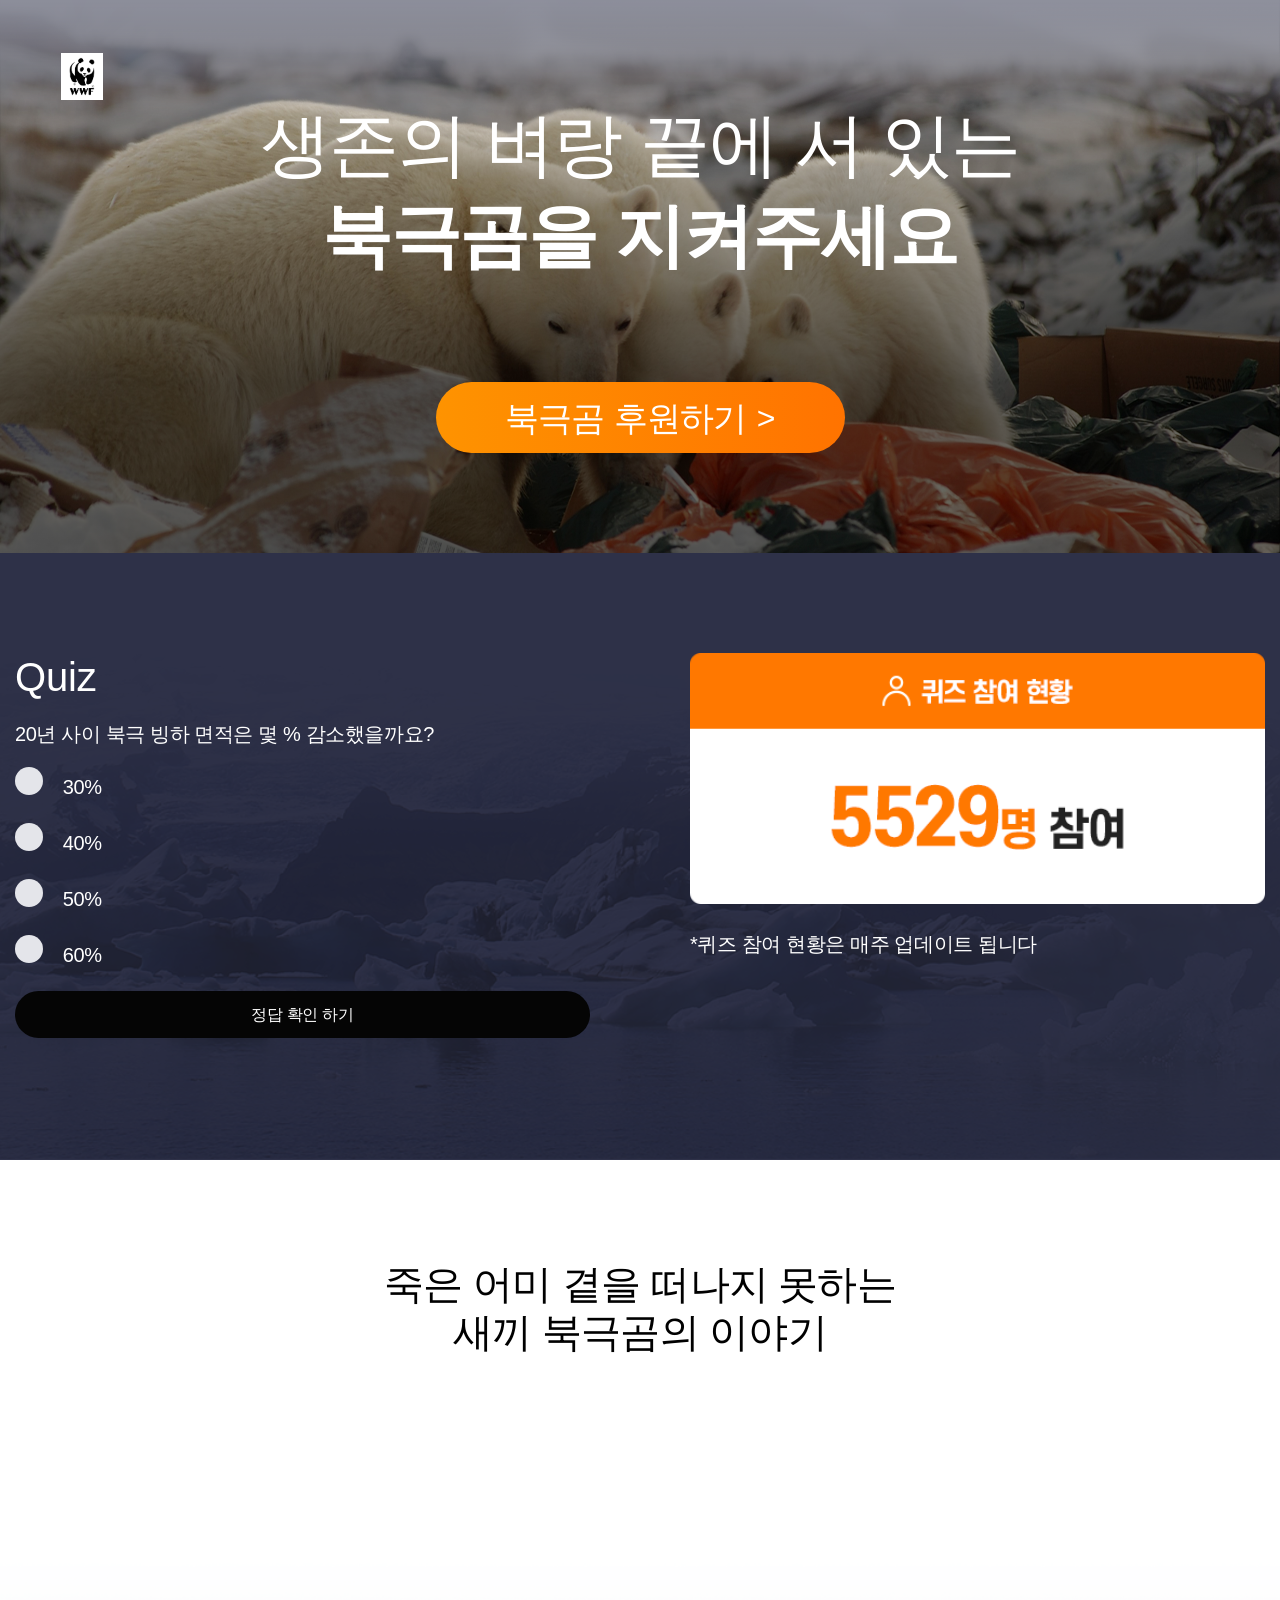
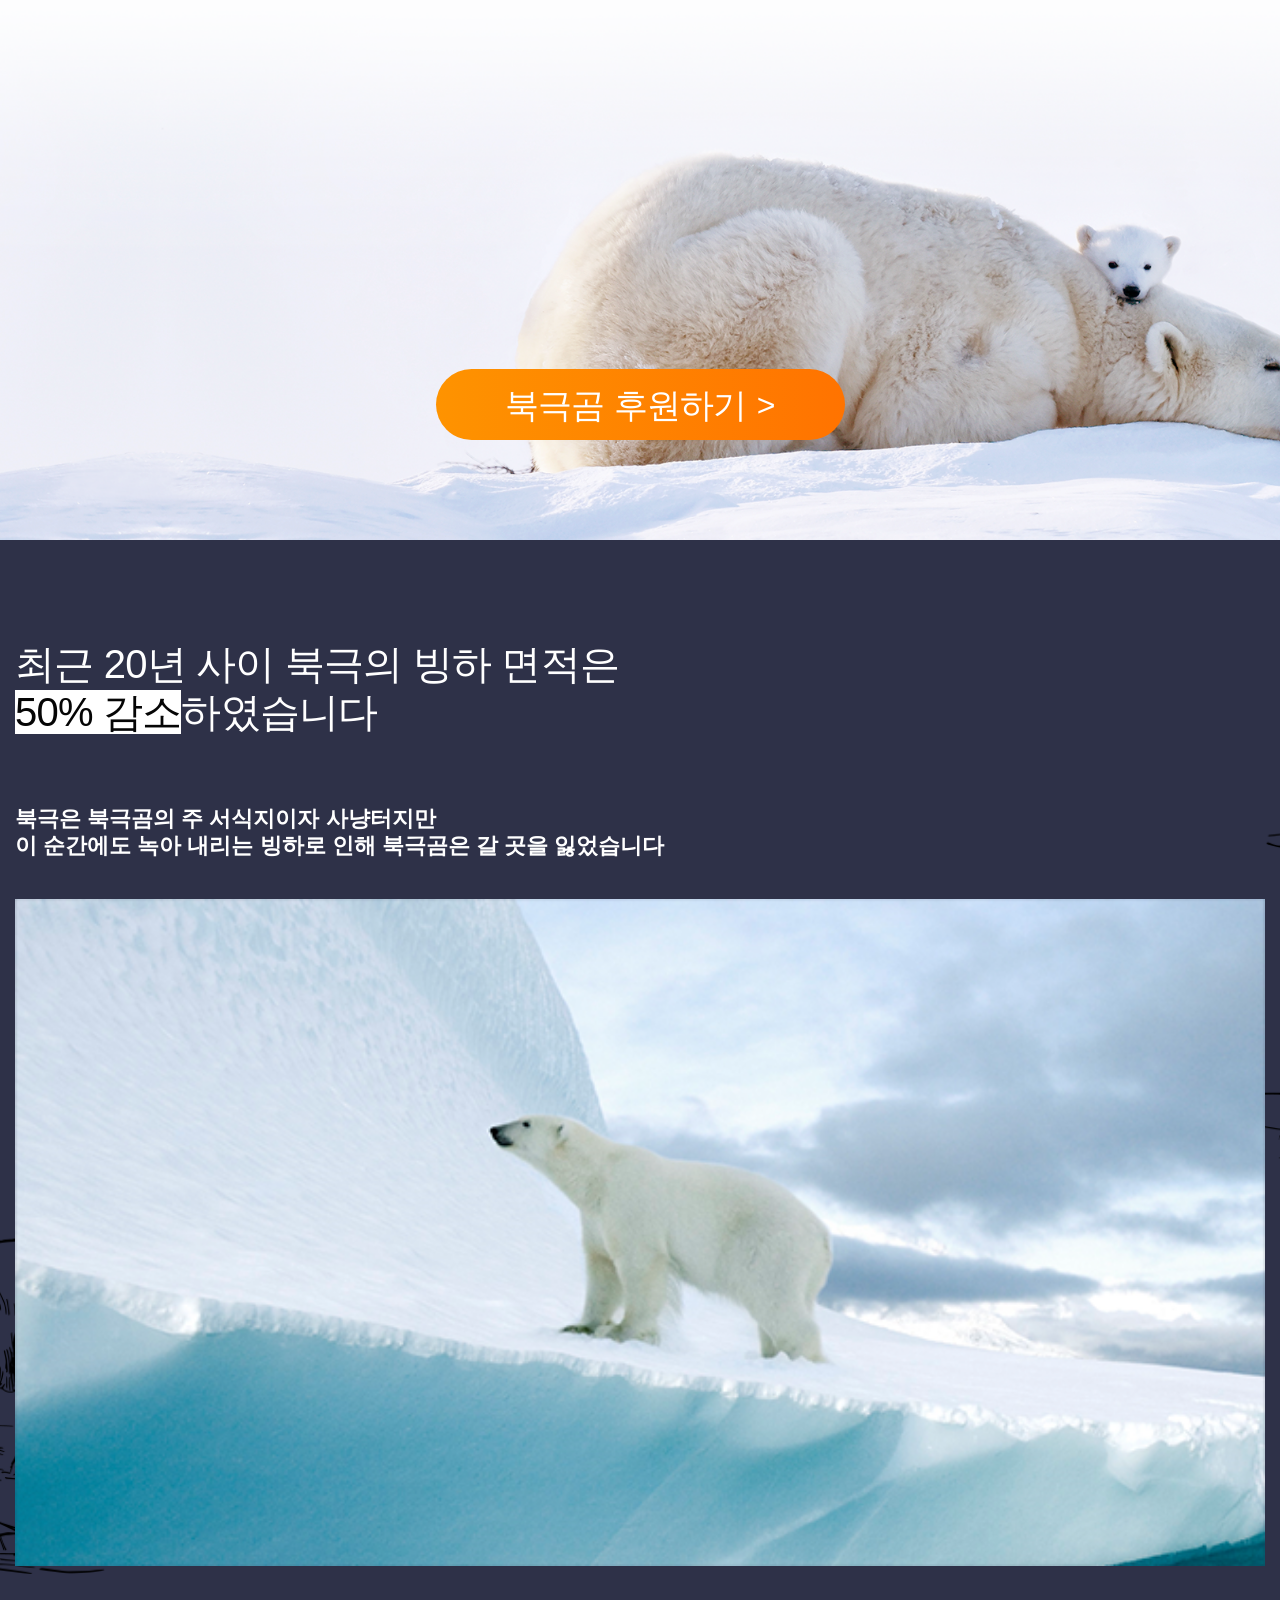
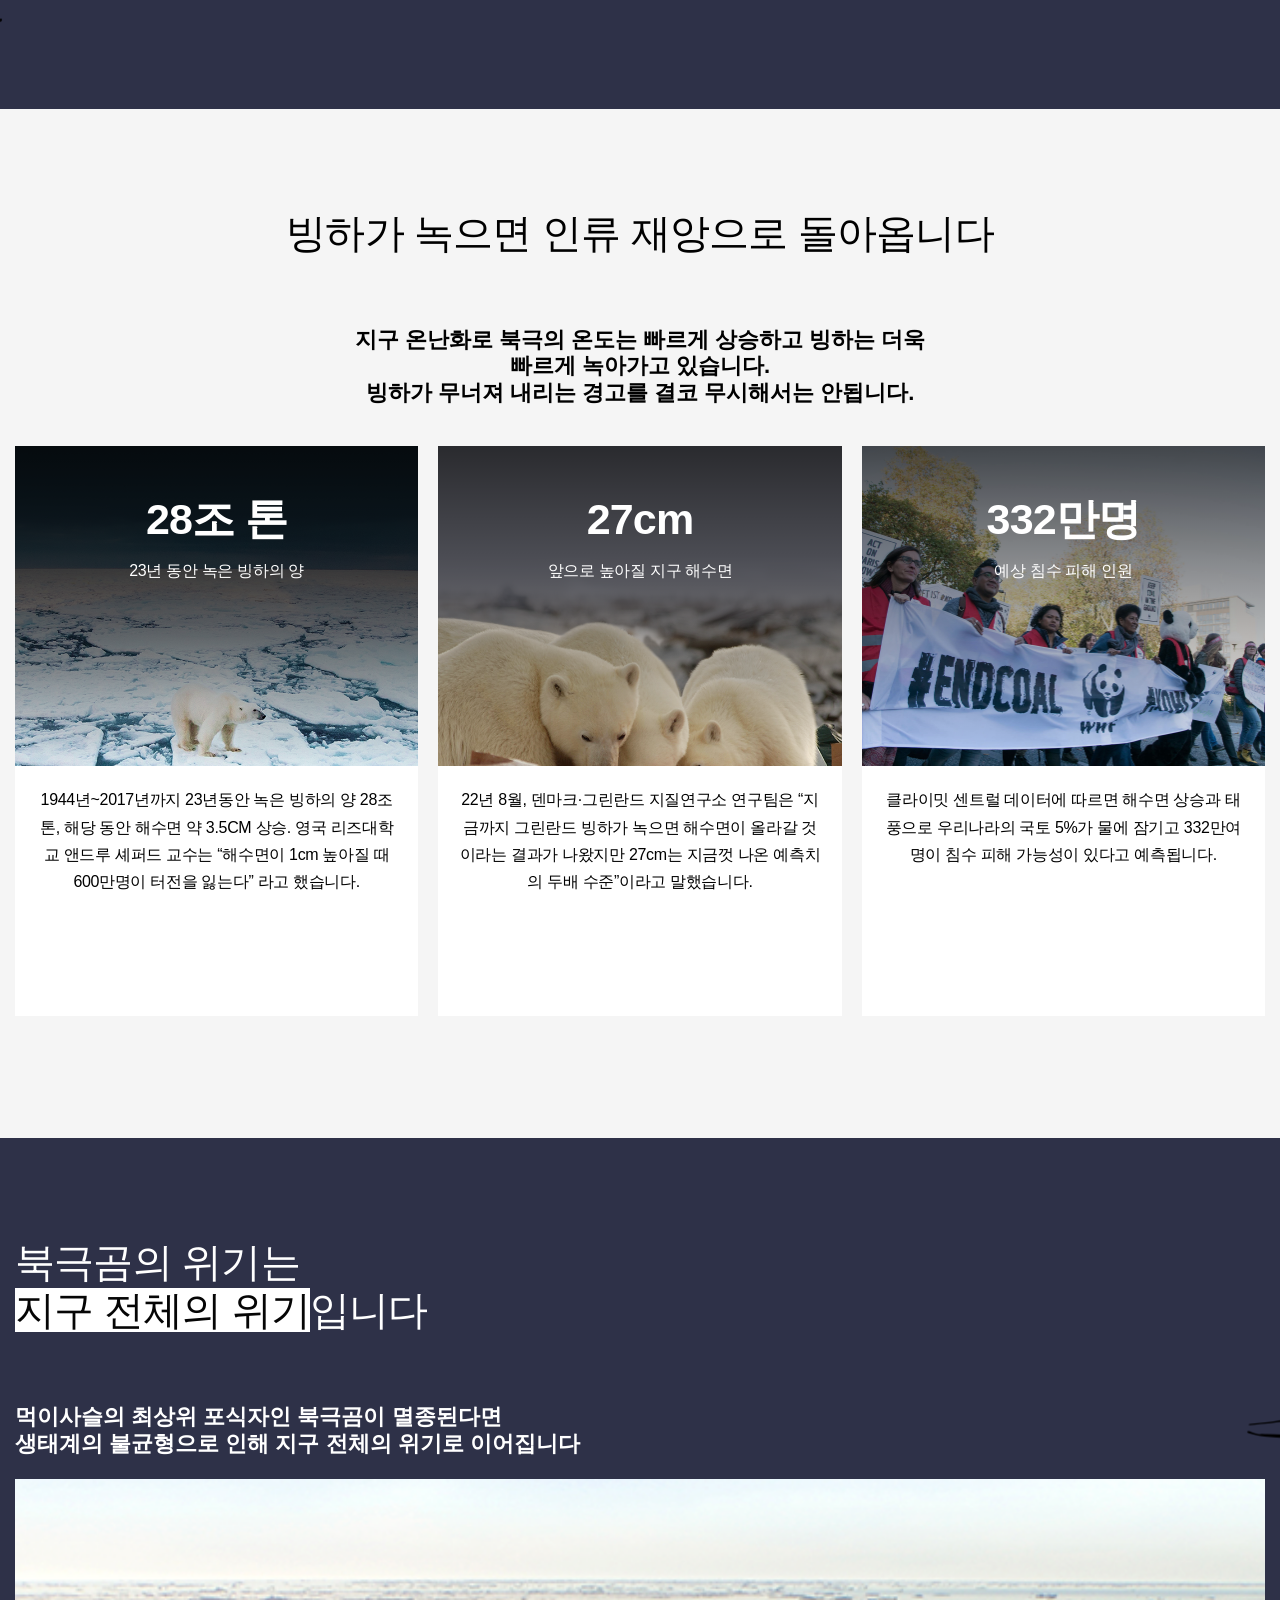
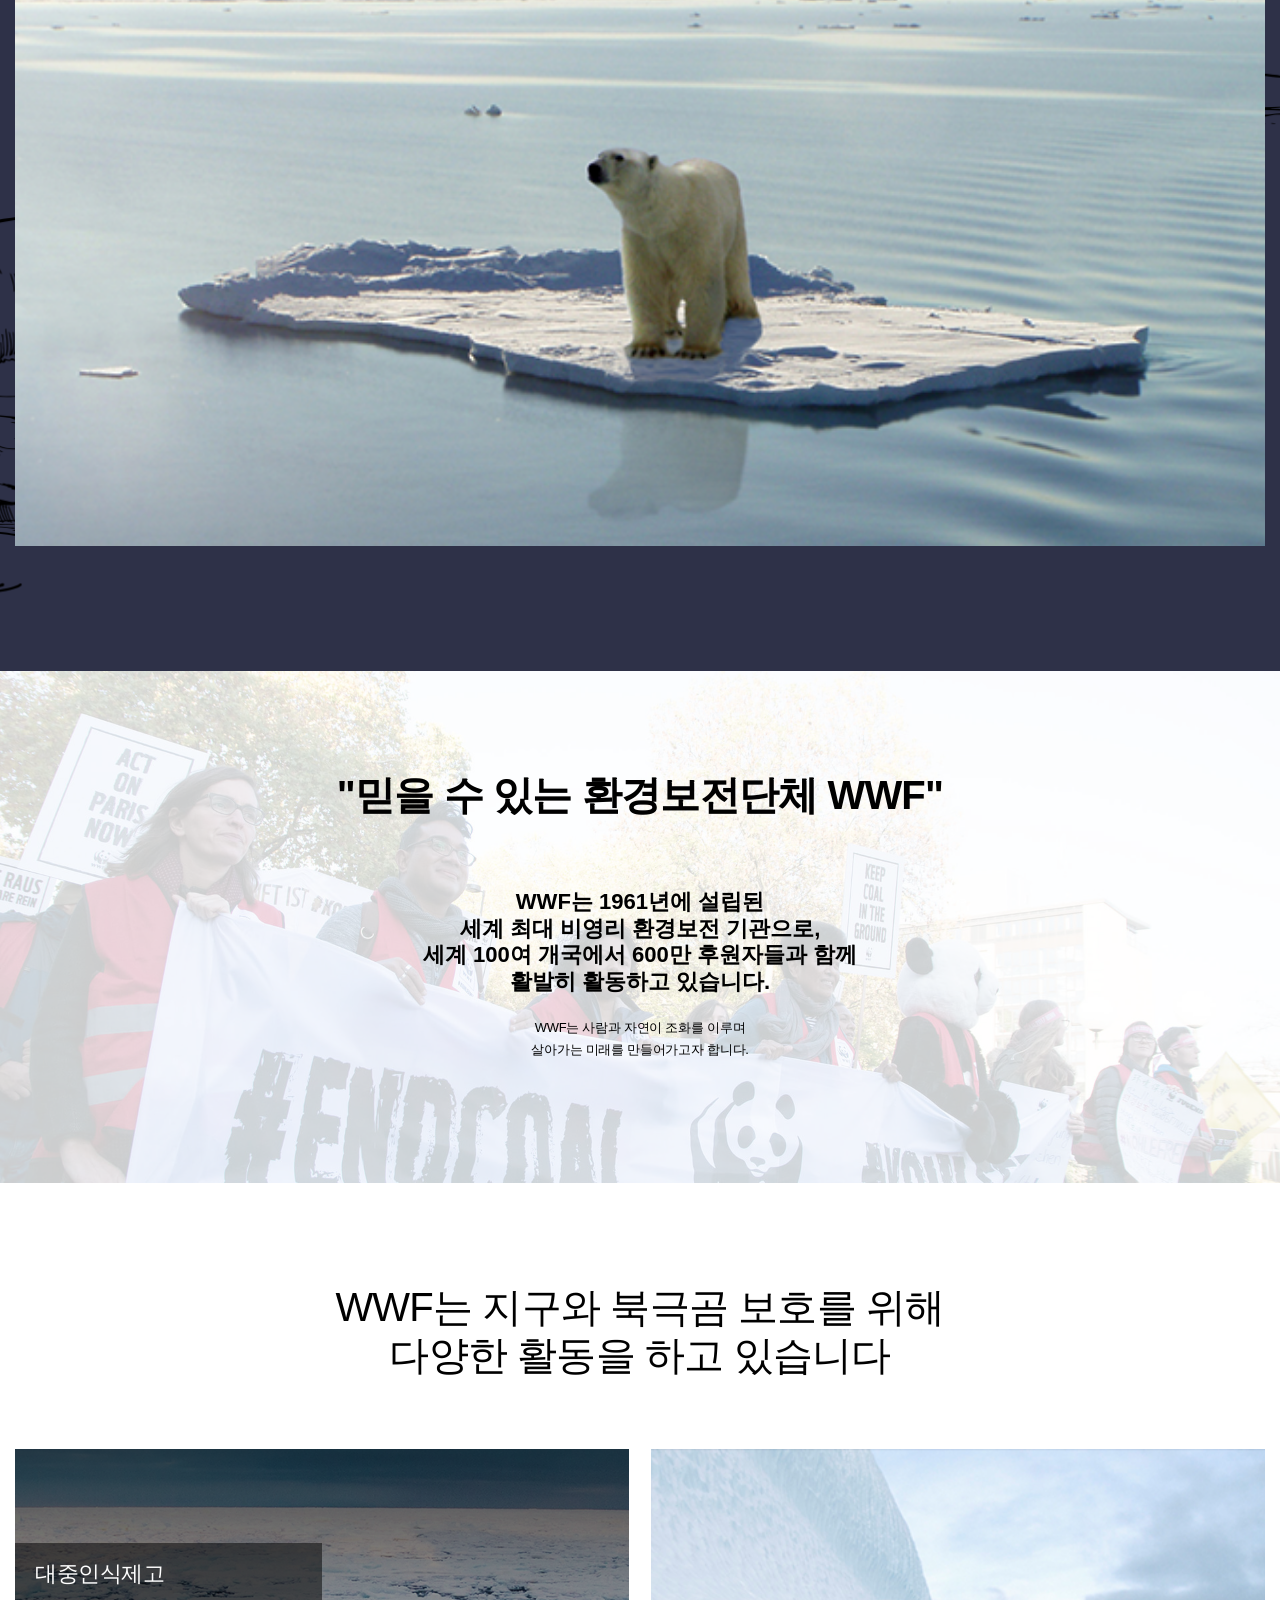
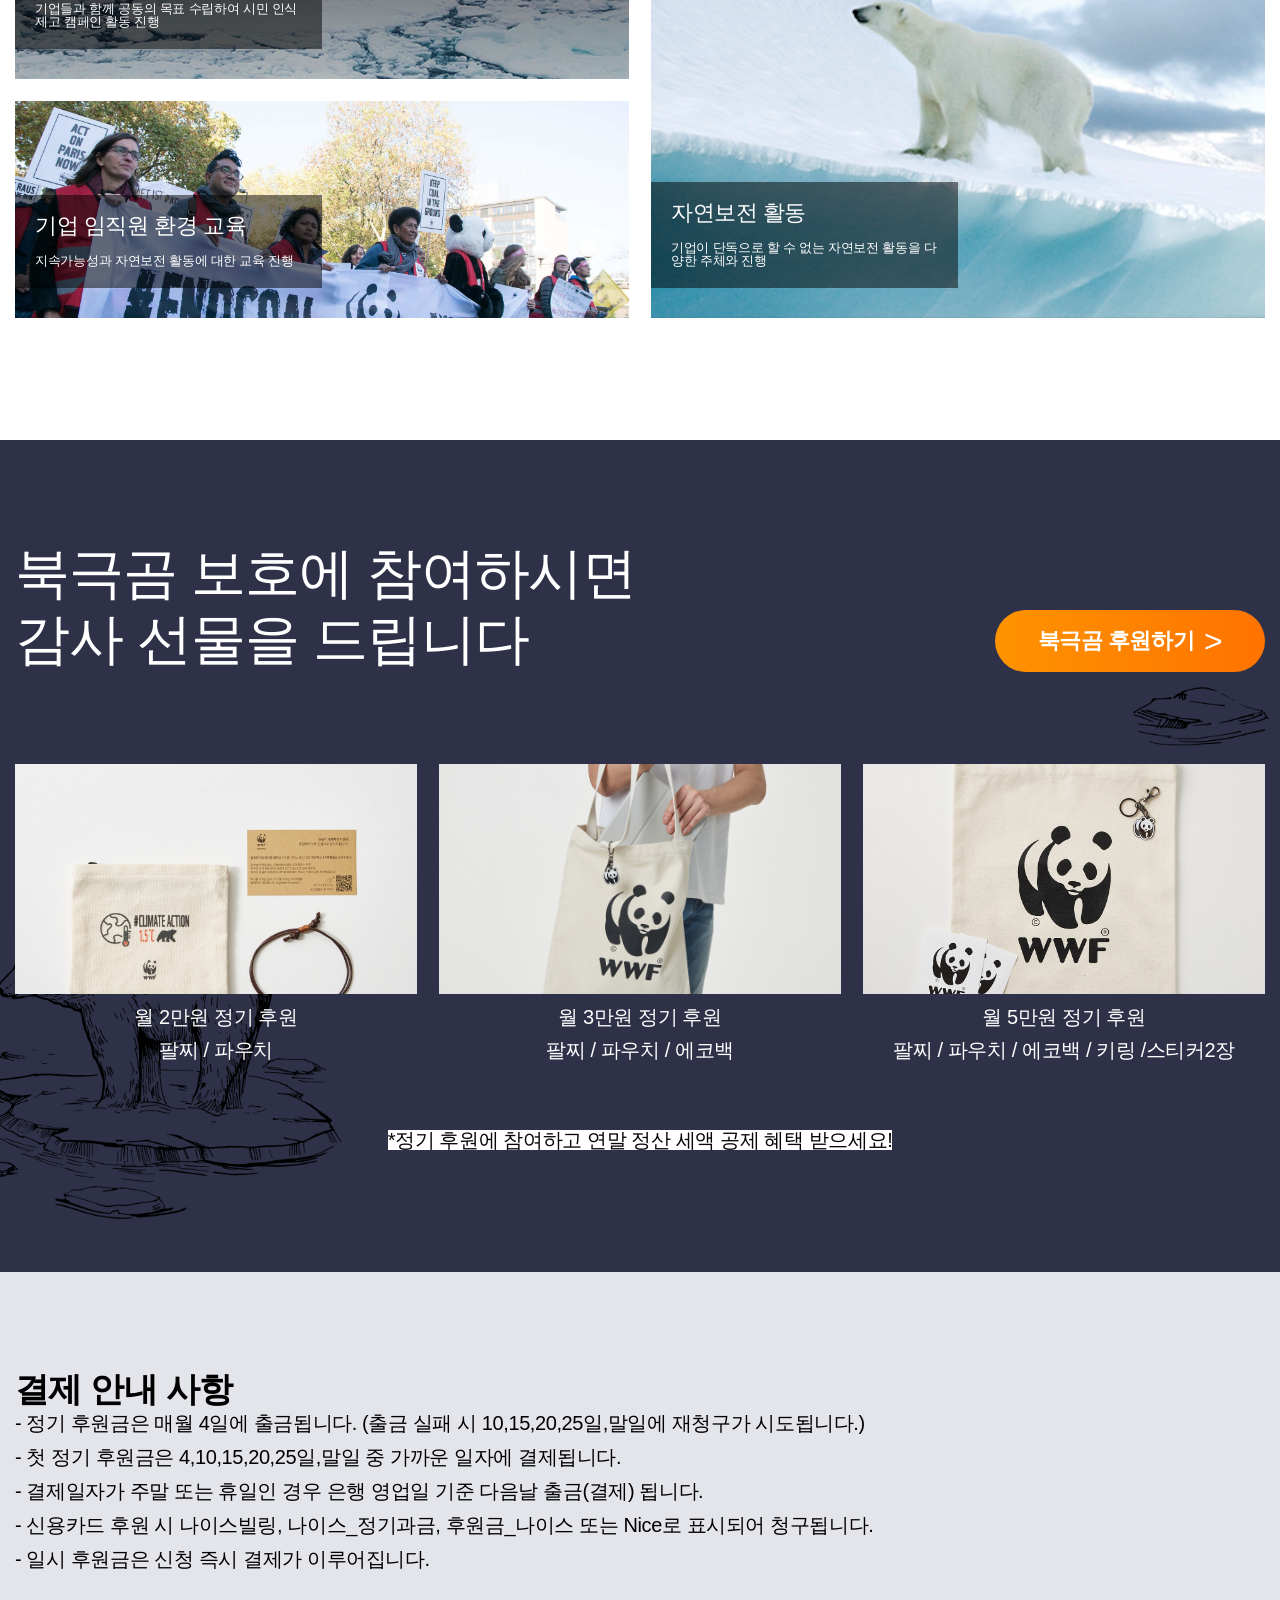
<file: index.html>
<!DOCTYPE html>
<html lang="ko">
<head>
    <meta charset="UTF-8">
    <meta name="viewport" content="width=device-width, initial-scale=1.0">
    <meta name="description" content="">
    <meta name="keywords" content="">
    <link rel="shortcut icon" href="./images/favicon1.png" type="image/x-icon">
    <title>wwf</title>
    <link rel="stylesheet" href="./style/reset.css">
    <link rel="stylesheet" href="./style/common.css">
    <link rel="stylesheet" href="./style/index.css">
    <link rel="stylesheet" href="./style/responsive.css">
</head>
<body>
    <div id="wrap">
        <!-- 1행 캠페인 표지-->
        <section class="container intro">
            <p class="logo"><img src="./images/logo.jpg" alt="wwf"></p>
            <h1>
                <span>생존의 벼랑 끝에 서 있는</span>
                <span>북극곰을 지켜주세요</span>
            </h1>
            <a href="#" class="sponsor_btn"><em>북극곰 후원하기</em><!-- after --></a>
        </section>
        <!-- 2행 퀴즈-->
        <div class="container quiz_bg">
            <section class="contents quiz">
                <div class="quiz_list">
                    <h1>Quiz</h1>
                    <h2><span>20년 사이 북극 빙하 면적은 </span><span>몇 % 감소했을까요?</span></h2>
                    <form action="#" method="get" id="quiz_frm">
                        <ul>
                            <li>
                                <input type="radio" name="quiz_group" id="q30" value="q30">
                                <label for="q30">30%</label>
                            </li>
                            <li>
                                <input type="radio" name="quiz_group" id="q40" value="q40">
                                <label for="q40">40%</label>
                            </li>
                            <li>
                                <input type="radio" name="quiz_group" id="q50" value="q50">
                                <label for="q50">50%</label>
                            </li>
                            <li>
                                <input type="radio" name="quiz_group" id="q60" value="q60">
                                <label for="q60">60%</label>
                            </li>
                        </ul>
                        <button  type="button" id="answer_btn">정답 확인 하기</button>
                    </form>
                </div>
                <div class="quiz_status">
                    <img src="./images/quiz_contents.png" alt="">
                    <p>*퀴즈 참여 현황은 매주 업데이트 됩니다</p>
                </div>
            </section>
        </div>
        <!-- 3행 영상-->
        <div class="container video_bg">
            <div class="contents video">
                <h1>죽은 어미 곁을 떠나지 못하는<br>새끼 북극곰의 이야기</h1>
                <iframe src="https://www.youtube.com/embed/u9V5MBqhLRc" title="기후변화를 막고 녹아내리는 북극에서 북극곰을 지켜주세요!" frameborder="0" allow="accelerometer; autoplay; clipboard-write; encrypted-media; gyroscope; picture-in-picture; web-share" referrerpolicy="strict-origin-when-cross-origin" allowfullscreen></iframe>
                <a href="#" class="sponsor_btn"><em>북극곰 후원하기</em><!-- after --></a>
            </div>
        </div>
        <!-- 4행 50감소-->
        <div class="container reduction_bg">
            <div class="contents reduction">
                <h1>최근 20년 사이 북극의 빙하 면적은<br><span class="highlight">50% 감소</span>하였습니다</h1>
                <p>북극은 북극곰의 주 서식지이자 사냥터지만<br>이 순간에도 녹아 내리는 빙하로 인해 북극곰은 갈 곳을 잃었습니다</p>
                <p><img src="./images/reduction_50.png" alt=""></p>
            </div>
        </div>
        <!-- 5행 인류재앙-->
        <div class="container humanity_bg">
            <div class="contents humanity">
                <h1>빙하가 녹으면 인류 재앙으로 돌아옵니다</h1>
                <p>지구 온난화로 북극의 온도는 빠르게 상승하고 빙하는 더욱<br>빠르게 녹아가고 있습니다.<br>빙하가 무너져 내리는 경고를 결코 무시해서는 안됩니다.</p>
                <ul class="list">
                    <li>
                        <dl>
                            <dt>28조 톤</dt>
                            <dd>23년 동안 녹은 빙하의 양</dd>
                        </dl>
                        <div class="txt">
                            <p>1944년~2017년까지 23년동안 녹은 빙하의 양 28조 톤, 해당 동안 해수면 약 3.5CM 상승. 영국 리즈대학교 앤드루 셰퍼드 교수는 “해수면이 1cm 높아질 때 600만명이 터전을 잃는다” 라고 했습니다.</p>
                        </div>
                    </li>
                    <li>
                        <dl>
                            <dt>27cm</dt>
                            <dd>앞으로 높아질 지구 해수면</dd>
                        </dl>
                        <div class="txt">
                            <p>22년 8월, 덴마크·그린란드 지질연구소 연구팀은 “지금까지 그린란드 빙하가 녹으면 해수면이 올라갈 것이라는 결과가 나왔지만 27cm는 지금껏 나온 예측치의 두배 수준”이라고 말했습니다.</p>
                        </div>
                    </li>
                    <li>
                        <dl>
                            <dt>332만명</dt>
                            <dd>예상 침수 피해 인원</dd>
                        </dl>
                        <div class="txt">
                            <p>클라이밋 센트럴 데이터에 따르면 해수면 상승과 태풍으로 우리나라의 국토 5%가 물에 잠기고 332만여명이 침수 피해 가능성이 있다고 예측됩니다.</p>
                        </div>
                    </li>
                </ul>
            </div>
        </div>
        <!-- 6행 빙하위기-->
        <div class="container crisis_bg">
            <div class="contents crisis">
                <h1>북극곰의 위기는<br><span class="highlight">지구 전체의 위기</span>입니다</h1>
                <p>먹이사슬의 최상위 포식자인 북극곰이 멸종된다면<br>생태계의 불균형으로 인해 지구 전체의 위기로 이어집니다</p>
                <p><img src="./images/bg2.png" alt=""></p>
            </div>
        </div>
        <!-- 7행 wwf단체소개-->
        <div class="container wwf_bg">
            <div class="contents wwf">
                <h1>"믿을 수 있는 환경보전단체 WWF"</h1>
                <p>WWF는 1961년에 설립된<br>세계 최대 비영리 환경보전 기관으로,<br>세계 100여 개국에서 600만 후원자들과 함께<br>활발히 활동하고 있습니다.</p>
                <p>WWF는 사람과 자연이 조화를 이루며<br>살아가는 미래를 만들어가고자 합니다.</p>
            </div>
        </div>
        <!-- 8행 활동내역-->
        <div class="container activity_bg">
            <div class="contents activity">
                <h1>WWF는 지구와 북극곰 보호를 위해<br>다양한 활동을 하고 있습니다</h1>
                <ul class="details">
                    <li>
                        <dl class="txt">
                            <dt>대중인식제고</dt>
                            <dd>기업들과 함께 공동의 목표 수립하여 시민 인식제고 캠페인 활동 진행</dd>
                        </dl>
                    </li>
                    <li>
                        <dl class="txt">
                            <dt>기업 임직원 환경 교육</dt>
                            <dd>지속가능성과 자연보전 활동에 대한 교육 진행</dd>
                        </dl>
                    </li>
                    <li>
                        <dl class="txt">
                            <dt>자연보전 활동</dt>
                            <dd>기업이 단독으로 할 수 없는 자연보전 활동을 다양한 주체와 진행</dd>
                        </dl>
                    </li>
                </ul>
            </div>
        </div>
        <!-- 9행 선물정보-->
        <div class="container gift_bg">
            <div class="contents gift">
                <div class="title">
                    <h1>북극곰 보호에 참여하시면<br>감사 선물을 드립니다</h1>
                    <a href="#" class="sponsor_btn"><em>북극곰 후원하기</em><!-- after --></a>
                </div>
                <ul class="gift_list">
                    <li>
                        <p class="photo"><img src="./images/freebie2.jpg" alt=""></p>
                        <h2>월 2만원 정기 후원</h2>
                        <p>팔찌 / 파우치</p>
                    </li>
                    <li>
                        <p class="photo"><img src="./images/freebie1.jpg" alt=""></p>
                        <h2>월 3만원 정기 후원</h2>
                        <p>팔찌 / 파우치 / 에코백</p>
                    </li>
                    <li>
                        <p class="photo"><img src="./images/freebie3.jpg" alt=""></p>
                        <h2>월 5만원 정기 후원</h2>
                        <p>팔찌 / 파우치 / 에코백 / 키링 /스티커2장</p>
                    </li>
                </ul>
                <p class="info">*정기 후원에 참여하고 연말 정산 세액 공제 혜택 받으세요!</p>
            </div>
        </div>
        <!-- 10행 안내-->
        <div class="container notice_bg">
            <div class="contents notice">
                <dl class="list">
                    <dt>결제 안내 사항</dt>
                    <dd>- 정기 후원금은 매월 4일에 출금됩니다. (출금 실패 시 10,15,20,25일,말일에 재청구가 시도됩니다.)</dd>
                    <dd>- 첫 정기 후원금은 4,10,15,20,25일,말일 중 가까운 일자에 결제됩니다.</dd>
                    <dd>- 결제일자가 주말 또는 휴일인 경우 은행 영업일 기준 다음날 출금(결제) 됩니다.</dd>
                    <dd>- 신용카드 후원 시 나이스빌링, 나이스_정기과금, 후원금_나이스 또는 Nice로 표시되어 청구됩니다.</dd>
                    <dd>- 일시 후원금은 신청 즉시 결제가 이루어집니다.</dd>
                </dl>
            </div>
        </div>
    </div>
</body>
</html>
</file>
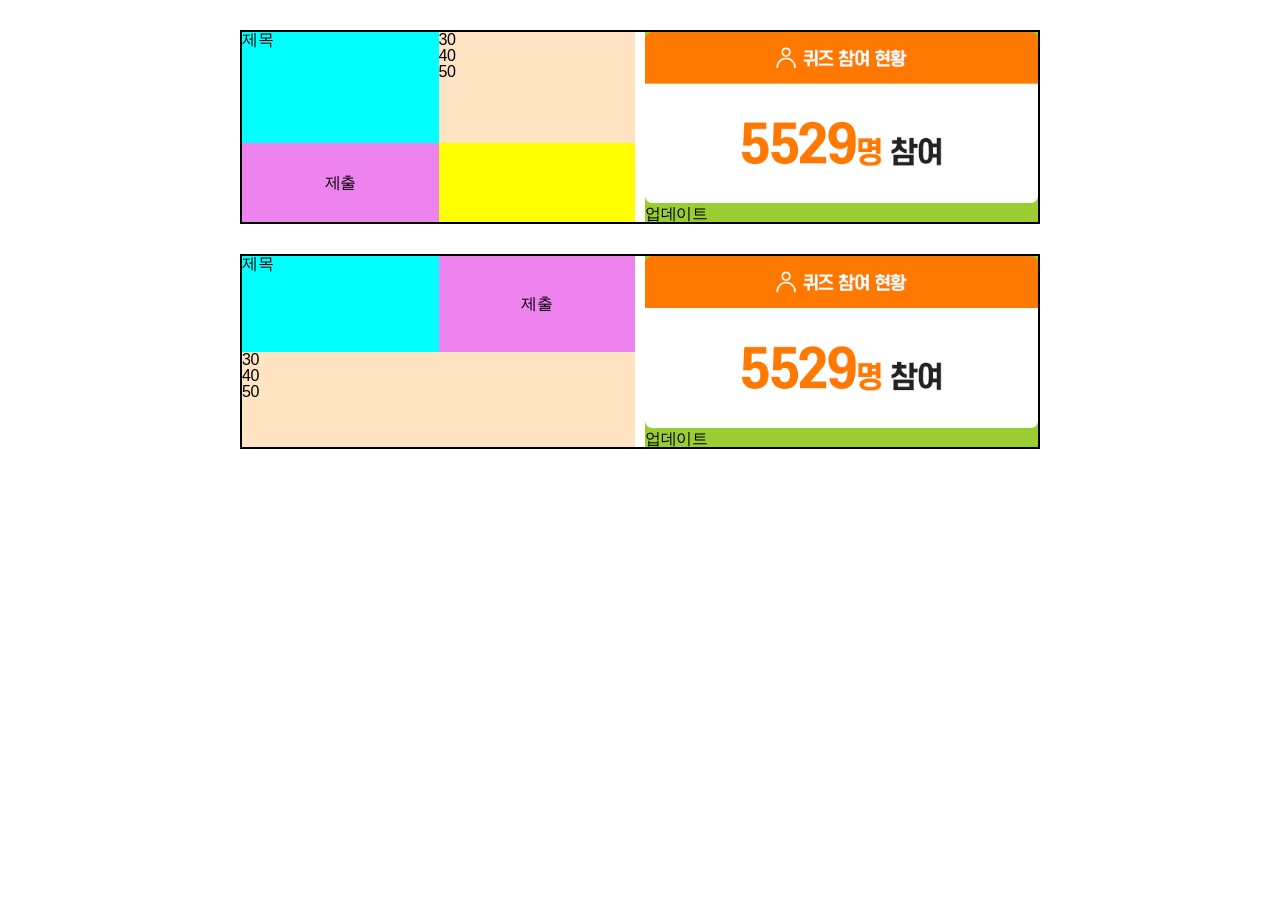
<file: flex_grid.html>
<!DOCTYPE html>
<html lang="ko">
<head>
    <meta charset="UTF-8">
    <meta name="viewport" content="width=device-width, initial-scale=1.0">
    <meta name="description" content="">
    <meta name="keywords" content="">
    <link rel="shortcut icon" href="favicon.ico" type="image/x-icon">
    <title>Document</title>
    <link rel="stylesheet" href="./style/reset.css">
    <style> /* 내부 스타일 시트 작성 위치 */
        /* 공통 */
        .contents {
            width: 800px; margin: 30px auto;
            border: 2px solid #000;
        }
        .contents img {width: 100%;}
        .contents .quiz {background-color: yellow;}
        .contents .info {background-color: yellowgreen;}
        /* flex */
        .flex {
            display: flex; flex-flow: row nowrap; /* quiz + info 정렬위한준비 */
            gap: 10px;
        }
        .flex .quiz {
            flex: 1; /* width: 50% */
            display: flex; /* h2+ol+btn 정렬 위한 준비*/
            flex-flow: row wrap;    
        }
        .flex .quiz > * {width: 50%;}
        .flex .quiz h2 {background-color: aqua;}
        .flex .quiz ol {background-color: bisque;}
        .flex .quiz #btn {background-color: violet;}
        .flex .info {flex: 1;}
        /* ===============================================grid================================================== */
        .grid {
            display: grid; /* quiz + info 정렬위한준비 */
            grid-template-columns:1fr 1fr;
            /* grid-template-rows: 100px 200px; */
            gap: 10px;
        }
        .grid .quiz {
            display: grid; /* h2+ol+btn을 정렬하기 위한 부모명령 */
            /*grid-template-columns: 1fr 1fr ;
            grid-template-rows: 1fr 50px; */
            grid-template-areas:
                'title btn'
                'list list';
            grid-template-columns: 1fr 1fr;
            grid-template-rows: 1fr 1fr;
        }
        .grid .quiz h2 {grid-area:title;background-color: aqua;}
        .grid .quiz ol {grid-area:list;background-color: bisque;}
        .grid .quiz #btn {grid-area:btn;background-color: violet;}
        .grid .info {}
        /* 
        - 정렬 자식이 2개 이상이고 한 방향( 수평 , 수직 ) 으로만 정렬 -> flex + grid
        - 정렬 자식이 3개 이상이고 반응형 기기에 따라 재배열 자유 -> grid
        */
    </style>
</head>
<body>
    <div class="contents flex">
        <div class="quiz">
            <h2>제목</h2>
            <ol>
                <li>30</li>
                <li>40</li>
                <li>50</li>
            </ol>
            <button type="button" id="btn">제출</button>
        </div>
        <div class="info">
            <img src="./images/quiz_contents.png" alt="">
            <p>업데이트</p>
        </div>
    </div>
    <div class="contents grid">
        <div class="quiz">
            <h2>제목</h2>
            <ol>
                <li>30</li>
                <li>40</li>
                <li>50</li>
            </ol>
            <button type="button" id="btn">제출</button>
        </div>
        <div class="info">
            <img src="./images/quiz_contents.png" alt="">
            <p>업데이트</p>
        </div>
    </div>
</body>
</html>
</file>
<file: style/common.css>
/* 공통 common.css */
#wrap {}
#wrap * {transition:all 0.3s;} /* 반응형 웹 사이즈가 바뀔때 자연스럽게 바뀌게 하는 방법 */
#wrap .container {
    min-width: 320px; /* 여기까지만 작아져라 */
    background-size: cover; background-position: center;
    padding: 70px 15px;
} 

#wrap .container .contents {max-width: 1250px; margin: 0 auto;}
#wrap .container .contents > * {margin: 0 0 22px;}
#wrap .container .contents h1 {
font-size: 1.38rem; font-weight: 500; line-height: 1.2;
}
#wrap .container .contents h1 .highlight {
    background-color: #fff; color: #050505; 
    font-size: 1.35rem; font-weight: 500;
}
#wrap .container .contents h1+p {
    font-size: 0.81rem; 
    line-height: 1.7; letter-spacing: -0.02rem;
}

#wrap .quiz_bg .contents {
    max-width: 1250px; 
    margin: 0 auto;
} /* 여기까지만 커져라 */
/* mobile design - .sponsor_btn */
#wrap .container .sponsor_btn {
    display: flex;
    flex-flow: row nowrap;
    justify-content: center;
    align-items: center;
    gap: 10px;
    border-radius: 37.5px;
    background: linear-gradient(90deg,#FE9300,#FF7300);
    width: 164px; height: 41px;
    margin: 0 auto;
}
#wrap .container .sponsor_btn::after {
    content: '>'; 
    display: block; 
    color: #fff;
    font-size: 0.75rem;
    transition: font-weight 0.3s;
}
#wrap .container .sponsor_btn:hover::after {
    animation: btn 0.4s linear alternate infinite;
    font-weight: 600;
}
#wrap .container .sponsor_btn em {
    color: #fff;
    font-weight: 500;
}

@keyframes btn {
    0% {transform: translateX(0)}
    100% {transform: translateX(4px);}
}
</file>
<file: style/index.css>
/* *************************************************************1행( 캠페인 표지 )*************************************************************** */
#wrap .intro {
    background-image: url(../images/bg1.png);
    background-size: cover; 
    background-position: center bottom;
    padding: 100px 0;
    position: relative;
}
#wrap .intro > *  { position: relative; z-index: 999;} 
#wrap .intro::after {
    content: ''; display: block;
    background:linear-gradient(transparent,#000  69%);
    opacity: 0.6;
    position: absolute; left: 0; top: 0;
    width: 100%; height: 100%;
    z-index: 100;
}
#wrap .intro .logo {
    position: absolute; 
    left: 21px; top: 18px; 
    width: 24px; /* 가로,세로 중 한가지값만 작성(나머지 비율은 자동조정) */
}   
#wrap .intro .logo img {width: 100%;}
#wrap .intro h1 {margin:0 0 50px;}
#wrap .intro h1 span {
    font-size: 1.88rem; font-weight: 700;
    display: block; text-align: center;
    line-height: 1.3; color: #fff;
}
#wrap .intro h1 span:nth-child(1) {}
#wrap .intro h1 span:nth-child(2) {}
#wrap .intro .sponsor_btn {}

/* *************************************************************2행*************************************************************** */

#wrap .quiz_bg {
    background-image: url(../images/quiz_bg.png);
    padding: 70px;
}

#wrap .quiz_bg .quiz {
    display: flex; flex-flow: column nowrap; /* t,d column을 low로 */
    gap: 50px;
}
#wrap .quiz_bg .quiz .quiz_list {
    
}
#wrap .quiz_bg .quiz .quiz_list > * {margin: 0 0 16px;}
#wrap .quiz_bg .quiz .quiz_list h1 {
    font-size: 1.5rem; font-weight:500; line-height: 1.2; letter-spacing: -0.01rem;
    color: #fff;
}
#wrap .quiz_bg .quiz .quiz_list h2 {margin-bottom: 16px;}
#wrap .quiz_bg .quiz .quiz_list h2 span {
    color: #fff;
    display: block;
    line-height: 1.7; 
}
#wrap .quiz_bg .quiz .quiz_list h2 span:first-child {}
#wrap .quiz_bg .quiz .quiz_list h2 span:last-child {}
#wrap .quiz_bg .quiz .quiz_list #quiz_frm {margin: 0;}
#wrap .quiz_bg .quiz .quiz_list #quiz_frm ul {margin:0 0 16px;}
#wrap .quiz_bg .quiz .quiz_list #quiz_frm ul li {
    margin:0 0 16px;
}
#wrap .quiz_bg .quiz .quiz_list #quiz_frm ul li:last-child {margin: 0;}
#wrap .quiz_bg .quiz .quiz_list #quiz_frm ul li input {display: none;}
#wrap .quiz_bg .quiz .quiz_list #quiz_frm ul li input:checked + label {background-image: url(../images/quiz_chk.svg);}
#wrap .quiz_bg .quiz .quiz_list #quiz_frm ul li label {
    color: #fff;
    font-size: 0.88rem;
    background-image: url(../images/quiz_no_chk.svg);
    background-size: 16px; background-repeat: no-repeat; /* 반복 유무 */
    padding-left: 47.75px; /* 원 위치로부터 떨어져있는 거리 */
}
#wrap .quiz_bg .quiz .quiz_list #quiz_frm ul li:hover label {color: #FF7300;}
#wrap .quiz_bg .quiz .quiz_list #quiz_frm #answer_btn {
    color: #fff;
    width:100%; line-height: 47px; line-height: 1.7;
    background-color: #050505; padding: 10px;
    border-radius: 50px;
}
#wrap .quiz_bg .quiz .quiz_list #quiz_frm #answer_btn:hover {
    background-color: #FF7300;
}
#wrap .quiz_bg .quiz .quiz_status {}
#wrap .quiz_bg .quiz .quiz_status img {width: 100%;}
#wrap .quiz_bg .quiz .quiz_status p {color: #fff; line-height: 1.7;font-size: 1.25rem; margin: 20px 0 0; } 
/* *************************************************************3행*************************************************************** */
#wrap .video_bg {
    background-image: url(../images/video_bg.png);
    padding: 50px 15px;
}
#wrap .video_bg .video h1 {
    text-align: center;
}
#wrap .video_bg .video iframe {width: 100%;  margin: 70px 0}
/* *************************************************************4행*************************************************************** */
#wrap .reduction_bg {
    background-image: url(../images/reduction_50bg.png);
}
#wrap .reduction_bg .reduction h1 {color: #fff;}
#wrap .reduction_bg .reduction h1 .highlight {}
#wrap .reduction_bg .reduction p {color: #fff;}
#wrap .reduction_bg .reduction p img {width: 100%;}
/* *************************************************************5행*************************************************************** */
#wrap .humanity_bg {
    background-color: #f5f5f5;
}
#wrap .humanity_bg .humanity h1 {
    text-align: center;
    margin: 0 0 40px;
}
#wrap .humanity_bg .humanity p {text-align: center; }
#wrap .humanity_bg .humanity .list {
    display: flex; flex-flow: column nowrap;
    /* display: grid; grid-template-rows: 1fr 1fr 1fr; */ /* grid 사용해서 배치하는법 */
    gap: 20px;
}
#wrap .humanity_bg .humanity .list li {}
#wrap .humanity_bg .humanity .list li dl {
    background-size: cover; background-position: center;
    text-align: center;
    padding: 48px 0;
    position: relative;
}
#wrap .humanity_bg .humanity .list li dl > * {
    position: relative; 
    z-index: 999;
    color: #fff; 
}
#wrap .humanity_bg .humanity .list li:nth-child(1) dl {background-image: url(../images/warming_28t.png);}
#wrap .humanity_bg .humanity .list li:nth-child(2) dl {background-image: url(../images/warming_27.png);}
#wrap .humanity_bg .humanity .list li:nth-child(3) dl {background-image:url(../images/wwf.jpg);}
#wrap .humanity_bg .humanity .list li dl::before {
    content: ''; display: block;
    width: 100%; height: 100%; 
    background: linear-gradient(180deg,#000,transparent);
    position: absolute; left: 0; top: 0;
    opacity: 0.7;
    z-index: 100;
} /* 그라데이션 배경 */
#wrap .humanity_bg .humanity .list li dl dt {
    font-size: 1.38rem; 
    font-weight: 500; line-height: 1.2;
    margin: 0 0 11px;
}
#wrap .humanity_bg .humanity .list li dl dd {line-height: 1.7;}
#wrap .humanity_bg .humanity .list li .txt {background-color: #fff; padding: 20px;}
#wrap .humanity_bg .humanity .list li .txt p {
    font-size: 0.81rem; line-height: 1.7; 
}
/* *************************************************************6행*************************************************************** */
#wrap .crisis_bg {
    background-image: url(../images/reduction_50bg.png);
}
#wrap .crisis_bg .crisis {}
#wrap .crisis_bg .crisis h1 {color: #fff;}
#wrap .crisis_bg .crisis h1 .highlight {}
#wrap .crisis_bg .crisis p {color: #fff;}
#wrap .crisis_bg .crisis p img {width: 100%;}

/* *************************************************************7행*************************************************************** */
#wrap .wwf_bg {
    background-image: url(../images/wwf.jpg);
    position: relative; 
}
#wrap .wwf_bg::before {
    content: ''; display: block;
    width: 100%; height: 100%;
    background-color: #fff; /* background-color: rgba(255,255,255,0) */
    position: absolute; left: 0; top: 0;
    opacity: 0.8;
    z-index: 10;
}
#wrap .wwf_bg .wwf {
    position: relative; z-index: 11; text-align: center;
    line-height: 1.3;
}
#wrap .wwf_bg .wwf h1 {
    font-size: 1.88rem; font-weight: 700;
}
#wrap .wwf_bg .wwf p {font-size: 0.81rem; line-height: 1.7;}
#wrap .wwf_bg .wwf p:last-child {}

/* *************************************************************8행*************************************************************** */
#wrap .activity_bg {}
#wrap .activity_bg .activity {}
#wrap .activity_bg .activity h1 {text-align: center;}
#wrap .activity_bg .activity .details {
    display: grid;
    grid-template-areas:
        'public' 
        'corperation' 
        'nature';
        gap: 22px;
}
#wrap .activity_bg .activity .details li {
    background-size: cover; 
    background-position: center;
    padding-top: 94px;
}
#wrap .activity_bg .activity .details li:nth-child(1) {grid-area: public;background-image: url(../images/warming_28t.png);} 
#wrap .activity_bg .activity .details li:nth-child(2) {grid-area: corperation;background-image: url(../images/wwf.jpg);}
#wrap .activity_bg .activity .details li:nth-child(3) {grid-area: nature;background-image: url(../images/reduction_50.png);}
#wrap .activity_bg .activity .details li .txt {background-color:rgba(0, 0, 0, 0.5); padding: 20px;}
#wrap .activity_bg .activity .details li .txt * {color: #fff;}
#wrap .activity_bg .activity .details li .txt dt {font-size: 1.38rem; margin: 0 0 18px;}
#wrap .activity_bg .activity .details li .txt dd {font-size: 0.81rem;}
/* *************************************************************9행*************************************************************** */
#wrap .gift_bg {background-image: url(../images/reduction_50bg.png);}
#wrap .gift_bg .gift {text-align: center;}
#wrap .gift_bg .gift > * {}
#wrap .gift_bg .gift .title {
    display: flex; flex-flow: column nowrap;
}
#wrap .gift_bg .gift .title h1 {margin-bottom: 22px; text-align: left; color: #fff;}
#wrap .gift_bg .gift .title .sponsor_btn {margin: 0;}
#wrap .gift_bg .gift .title .sponsor_btn em {}
#wrap .gift_bg .gift .gift_list {
    display: grid; gap: 22px;
    grid-template-areas:
    'sponser2'
    'sponser3'
    'sponser4'
    ;
}
#wrap .gift_bg .gift .gift_list li {}
#wrap .gift_bg .gift .gift_list li:nth-child(1) {grid-area: sponser2;}
#wrap .gift_bg .gift .gift_list li:nth-child(2) {grid-area: sponser3;}
#wrap .gift_bg .gift .gift_list li:nth-child(3) {grid-area: sponser4;}
#wrap .gift_bg .gift .gift_list li .photo {
    height: 150px; 
    overflow: hidden;
}
#wrap .gift_bg .gift .gift_list li .photo img {
    width: 100%;
    transform: translateY(-85px);
}
#wrap .gift_bg .gift .gift_list li h2, 
#wrap .gift_bg .gift .gift_list li h2+p {text-align: center; color: #fff;}
#wrap .gift_bg .gift .gift_list li h2 {margin-top: 13px;}
#wrap .gift_bg .gift .gift_list li h2+p {}
#wrap .gift_bg .gift .info {background-color: #fff; color: #050505; display: inline-block;}
/* *************************************************************10행*************************************************************** */
#wrap .notice_bg {background-color: #E4E5EA;}
#wrap .notice_bg .notice {}
#wrap .notice_bg .notice .list {}
#wrap .notice_bg .notice .list dt {font-size: 1.38rem; font-weight: 700;}
#wrap .notice_bg .notice .list dd {line-height: 1.7;}
</file>
<file: style/responsive.css>
/* 반응형조건 responsive */
/* m(320~) -> t(1024~) -> d(1250~) */
@media screen and (min-width:680px) {
    #wrap .quiz_bg .quiz {
        flex-flow: row nowrap;
    }
    #wrap .quiz_bg .quiz > * {flex: 1;} /* 양쪽 같은 비율로 반응하게 하기. */
/*     #wrap .quiz_bg .quiz .quiz_list {width: 200px;}
    #wrap .quiz_bg .quiz .quiz_status {flex: 1;} */
}
@media screen and (min-width:860px) { /* ====================================================================860==================== */
    #wrap .intro {padding: 300px 0 100px;}
    /* 3-6행 공통 */
    #wrap .container {padding: 200px 80px;}
    #wrap .container .contents h1 {font-size: 2.5rem; margin: 0 0 40;}
    #wrap .container .contents h1+p {font-size: 1.38rem;}
    /* 3행----------------------------------- */
    #wrap .container .contents h1 {margin: 0 0 70px;}
    #wrap .video_bg .video iframe {height:400px;}
    /* 3행----------------------------------- */
    #wrap .container .contents h1 .highlight {font-size: 2.5rem;}
    /* --------------------------------5행---------------------------- */
    #wrap .humanity_bg .humanity h1+p {margin: 0 0 40px;}
    #wrap .humanity_bg .humanity .list {flex-flow: row nowrap;}
    #wrap .humanity_bg .humanity .list li {flex: 1;}
    #wrap .humanity_bg .humanity .list li dl dt {font-size: 2.69rem;}
    #wrap .humanity_bg .humanity .list li .txt p {font-size: 1rem;}
    #wrap .humanity_bg .humanity .list li .txt {height: 250px;}
    /* ----------------------------------------9행-------------------- */
    #wrap .gift_bg .gift .title h1 {margin-bottom: 0;}
    #wrap .gift_bg .gift .title {flex-flow: row nowrap; 
        justify-content: space-between; 
        align-items: flex-end;
    }
    #wrap .gift_bg .gift .title .sponsor_btn {width: 270px; height: 62px;}
    #wrap .gift_bg .gift .title .sponsor_btn em {font-size: 1.38rem; font-weight: 700;}
    #wrap .container .sponsor_btn::after {font-size: 2rem;}
    #wrap .gift_bg .gift .gift_list {
        grid-template-areas:
        'sponser2 sponser3'
        'sponser4 sponser4'
        ;
    }
}
@media screen and (min-width:1024px) {/* ====================================================================1024==================== */
    #wrap .intro {padding: 410px 0 100px;}
    #wrap .intro .logo {width: 32px;left: 36px; top: 30px;}
    #wrap .intro h1 span {font-size: 3.13rem;}
    #wrap .intro h1 {margin:0 0 100px;}
    #wrap .container .sponsor_btn {width: 238px; height: 60px;}
    #wrap .container .sponsor_btn::after {font-size: 1rem;}
    #wrap .container .sponsor_btn em {font-size: 1.38rem;}
    /* --------------------2행 퀴즈----------------------------- */
    #wrap .quiz_bg {padding: 150px;}
    #wrap .quiz_bg .quiz {flex-flow: row nowrap; gap: 100px;}
    #wrap .quiz_bg .quiz .quiz_list h1 {font-size: 2.5rem;}
    #wrap .quiz_bg .quiz .quiz_list h2 span {font-size: 1.25rem; display: inline;}
    #wrap .quiz_bg .quiz .quiz_list #quiz_frm ul li label {font-size: 1.25rem; 
        background-size: 28px; 
        line-height: 2; display: 
        block;
    }
    /* --------4행--------------------------------------------------------- */
    #wrap .container .contents h1 .highlight {
        background-color: #fff; color: #050505; 
        font-size: 2.5rem; font-weight: 500;
    }
    #wrap .container .contents h1+p {
        font-size: 1.38rem; font-weight: 700;
        line-height: 1.2; letter-spacing: 0rem;
    }
    #wrap .container .reduction > * {margin: 0 0 40px;}
    /* ------------------------5행---------------------------------------------- */
    #wrap .humanity_bg .humanity .list li dl {height: 320px;}
    #wrap .humanity_bg .humanity .list li dl dt {font-weight: 700;}
    /* ------------------------8행---------------------------------------------- */
    #wrap .activity_bg .activity .details {
        grid-template-areas:
            'public nature' 
            'corperation nature';
        grid-template-columns: 1fr 1fr;
    }
    #wrap .activity_bg .activity .details li {position:relative ; padding-bottom: 30px;}
    #wrap .activity_bg .activity .details li .txt {width: 50%;}
    #wrap .activity_bg .activity .details li:last-child .txt {position: absolute; left: 0; bottom: 30px;}
    #wrap .activity_bg .activity .details li .txt dt {}
    #wrap .activity_bg .activity .details li .txt dd {}
    /* ------------------------9행---------------------------------------------- */
    #wrap .gift_bg .gift .title h1 {margin-bottom: 0;}
    #wrap .gift_bg .gift .title {
        flex-flow: row nowrap; 
        justify-content: space-between; 
        align-items: flex-end;
    }
    #wrap .gift_bg .gift {text-align: right;}
    #wrap .gift_bg .gift .gift_list {
        grid-template-areas:
        'sponser2 sponser3'
        'sponser4 sponser4'
        ;
    }
    #wrap .container .sponsor_btn::after {font-size: 2rem;}
    /* ------------------------10행---------------------------------------------- */
}/* 1024~ */
@media screen and (min-width:1250px) {
    #wrap .intro {padding: 447px 0 100px;}
    #wrap .intro .logo {width: 42px; left: 61px; top: 53px;}
    #wrap .intro h1 span {font-size: 4.38rem;}
    #wrap .intro h1 span:nth-child(1) {font-weight: 400;}
    #wrap .container .sponsor_btn {width: 409px; height: 71px;}
    #wrap .container .sponsor_btn::after {font-size: 2rem;}
    #wrap .container .sponsor_btn em {font-size: 2.13rem;}
    /* --------------------2행 퀴즈----------------------------- */
    /* ------------------------9행---------------------------------------------- */
    #wrap .gift_bg .gift {text-align: center;}
    #wrap .gift_bg .gift .title h1 {font-size: 3.44rem;}
    #wrap .gift_bg .gift .gift_list {
        grid-template-areas:
        'sponser2 sponser3 sponser4'
        ;
        grid-template-columns: 1fr 1fr 1fr;
        margin: 0 0 70px;
    }
    #wrap .gift_bg .gift .gift_list li .photo {height: 300px;}
    #wrap .gift_bg .gift .gift_list li .photo img {transform: translateY(70px);}
    #wrap .gift_bg .gift .gift_list li h2,
    #wrap .gift_bg .gift .gift_list li h2+p {font-size: 1.25rem;}
    #wrap .gift_bg .gift .gift_list li h2+p {margin-top: 13px;}
    #wrap .gift_bg .gift .info {font-size: 1.25rem;}
    /* ---------------------------------------------------10행--------------------------------- */
    #wrap .container {padding: 100px 0;}
    #wrap .notice_bg .notice .list dt {font-size: 2.13rem; font-weight: 700;}
    #wrap .notice_bg .notice .list dd {line-height: 1.7; font-size: 1.25rem;}
}
</file>
